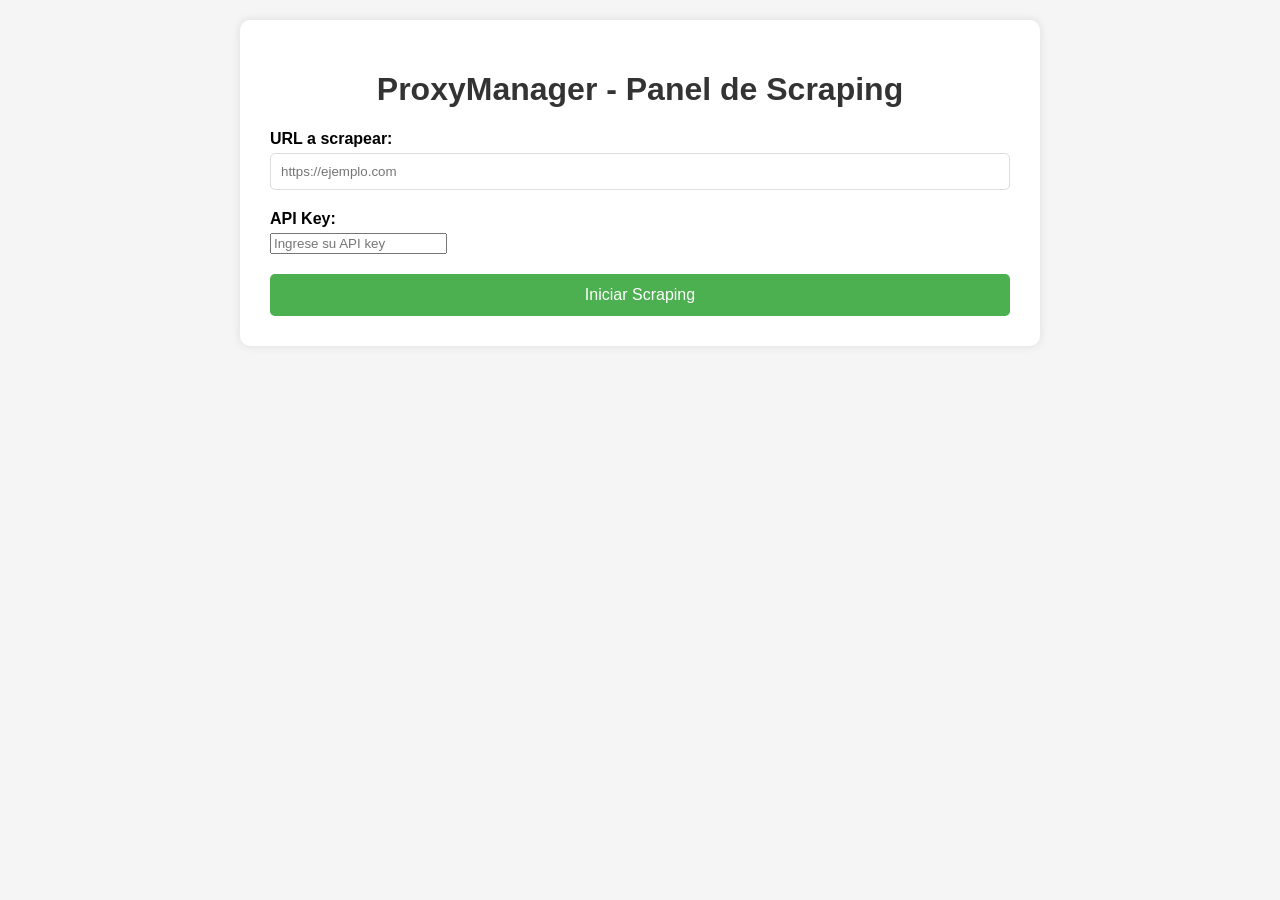
<file: tools/scraping-panel/static/index.html>
<!DOCTYPE html>
<html lang="es">
<head>
    <meta charset="UTF-8">
    <meta name="viewport" content="width=device-width, initial-scale=1.0">
    <title>ProxyManager - Panel de Scraping</title>
    <style>
        body {
            font-family: Arial, sans-serif;
            max-width: 800px;
            margin: 0 auto;
            padding: 20px;
            background-color: #f5f5f5;
        }
        .container {
            background-color: white;
            padding: 30px;
            border-radius: 10px;
            box-shadow: 0 0 10px rgba(0,0,0,0.1);
        }
        h1 {
            color: #333;
            text-align: center;
        }
        .form-group {
            margin-bottom: 20px;
        }
        label {
            display: block;
            margin-bottom: 5px;
            font-weight: bold;
        }
        input[type="url"], textarea {
            width: 100%;
            padding: 10px;
            border: 1px solid #ddd;
            border-radius: 5px;
            box-sizing: border-box;
        }
        button {
            background-color: #4CAF50;
            color: white;
            padding: 12px 20px;
            border: none;
            border-radius: 5px;
            cursor: pointer;
            font-size: 16px;
            width: 100%;
        }
        button:hover {
            background-color: #45a049;
        }
        .result {
            margin-top: 20px;
            padding: 15px;
            border-radius: 5px;
            display: none;
        }
        .success {
            background-color: #d4edda;
            color: #155724;
            border: 1px solid #c3e6cb;
        }
        .error {
            background-color: #f8d7da;
            color: #721c24;
            border: 1px solid #f5c6cb;
        }
        .loading {
            display: none;
        }
    </style>
</head>
<body>
    <div class="container">
        <h1>ProxyManager - Panel de Scraping</h1>
        <form id="scrapeForm">
            <div class="form-group">
                <label for="url">URL a scrapear:</label>
                <input type="url" id="url" name="url" required placeholder="https://ejemplo.com">
            </div>
            <div class="form-group">
                <label for="apiKey">API Key:</label>
                <input type="password" id="apiKey" name="apiKey" required placeholder="Ingrese su API key">
            </div>
            <button type="submit">Iniciar Scraping</button>
        </form>
        <div class="loading" id="loading">Procesando...</div>
        <div class="result" id="result"></div>
    </div>

    <script>
        document.getElementById('scrapeForm').addEventListener('submit', async function(e) {
            e.preventDefault();
            
            const url = document.getElementById('url').value;
            const apiKey = document.getElementById('apiKey').value;
            const resultDiv = document.getElementById('result');
            const loadingDiv = document.getElementById('loading');
            
            // Mostrar loading
            loadingDiv.style.display = 'block';
            resultDiv.style.display = 'none';
            
            try {
                const response = await fetch('/scrape', {
                    method: 'POST',
                    headers: {
                        'Content-Type': 'application/json',
                        'X-API-Key': apiKey
                    },
                    body: JSON.stringify({
                        url: url
                    })
                });
                
                const data = await response.json();
                
                if (response.ok) {
                    resultDiv.innerHTML = `
                        <h3>Resultado:</h3>
                        <p><strong>Estado:</strong> ${data.success ? 'Éxito' : 'Error'}</p>
                        <p><strong>URL:</strong> ${url}</p>
                        <p><strong>Duración:</strong> ${data.duration_ms} ms</p>
                        ${data.status_code ? `<p><strong>Código de estado:</strong> ${data.status_code}</p>` : ''}
                        ${data.html ? `<p><strong>Contenido:</strong></p><pre>${data.html.substring(0, 500)}...</pre>` : ''}
                    `;
                    resultDiv.className = 'result success';
                } else {
                    resultDiv.innerHTML = `
                        <h3>Error:</h3>
                        <p><strong>Mensaje:</strong> ${data.detail || data.message || 'Error desconocido'}</p>
                    `;
                    resultDiv.className = 'result error';
                }
            } catch (error) {
                resultDiv.innerHTML = `<h3>Error:</h3><p>No se pudo conectar con el servidor: ${error.message}</p>`;
                resultDiv.className = 'result error';
            } finally {
                loadingDiv.style.display = 'none';
                resultDiv.style.display = 'block';
            }
        });
    </script>
</body>
</html>
</file>
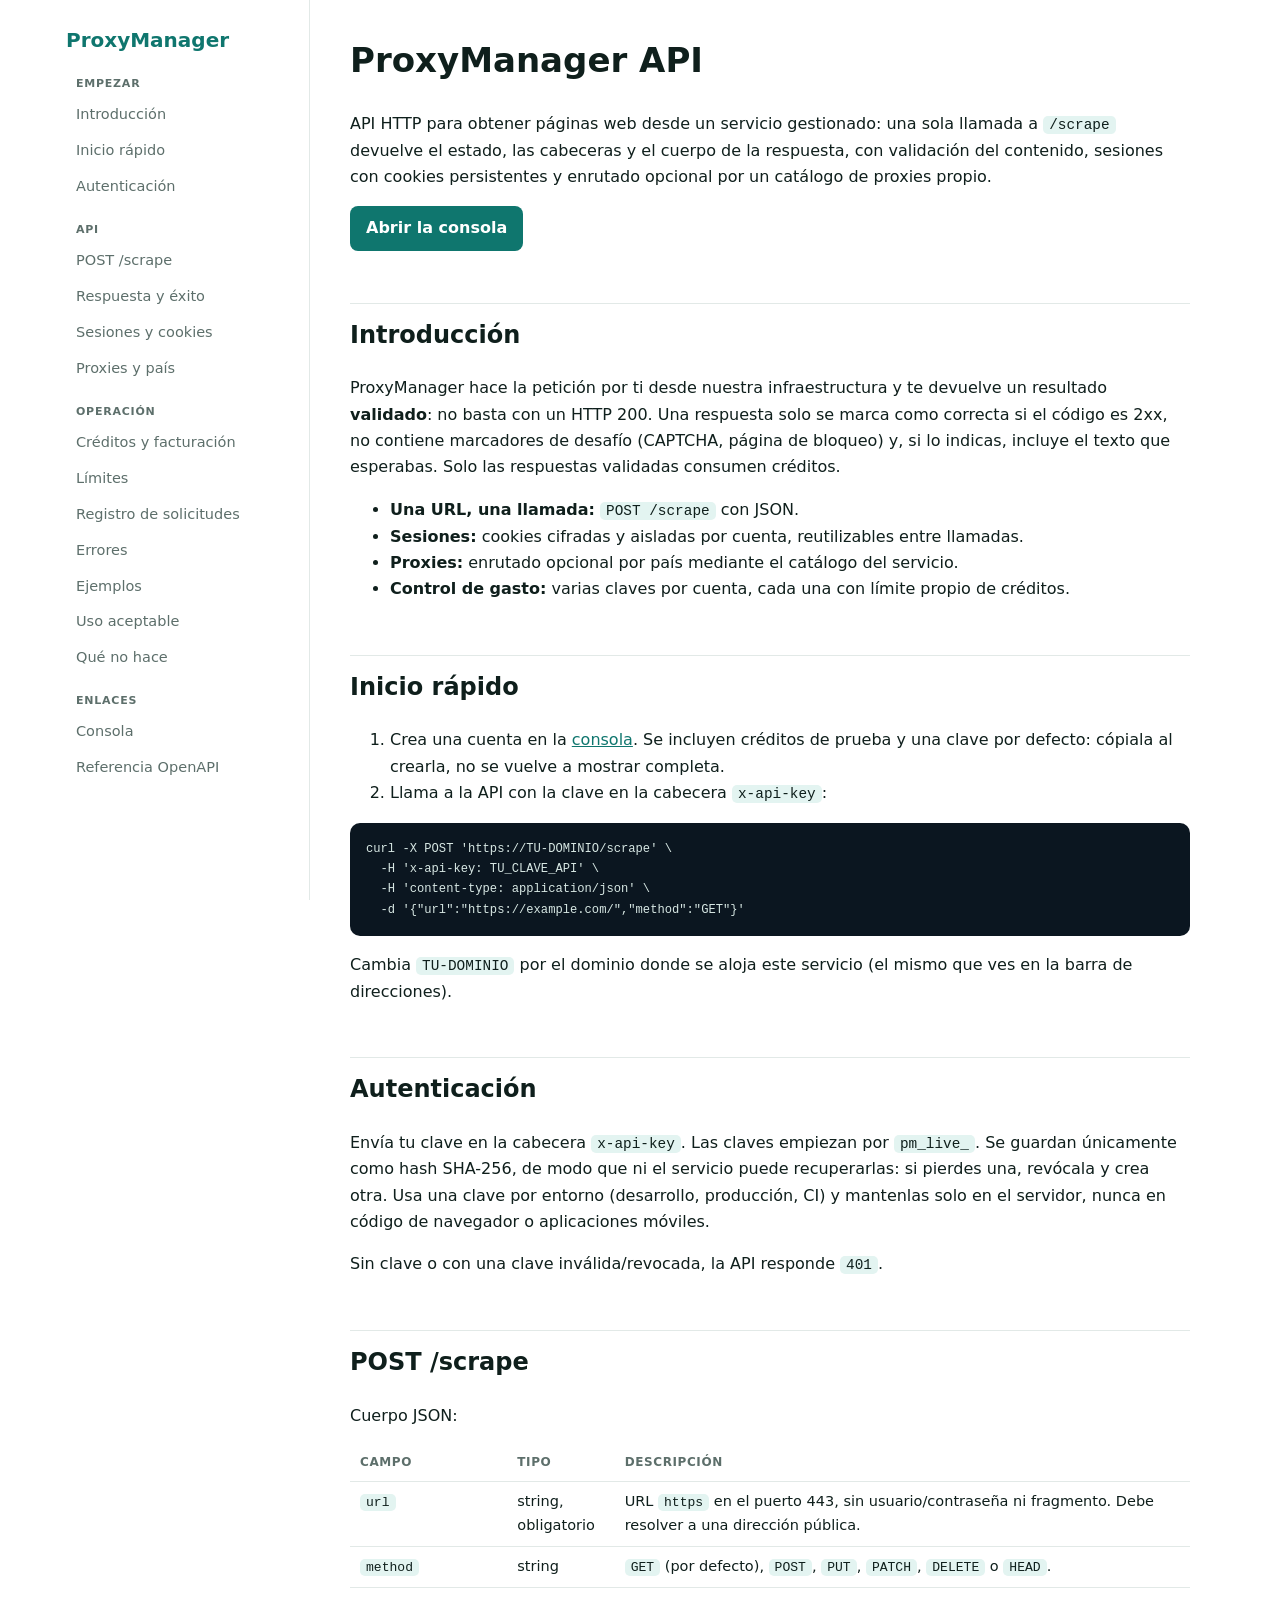
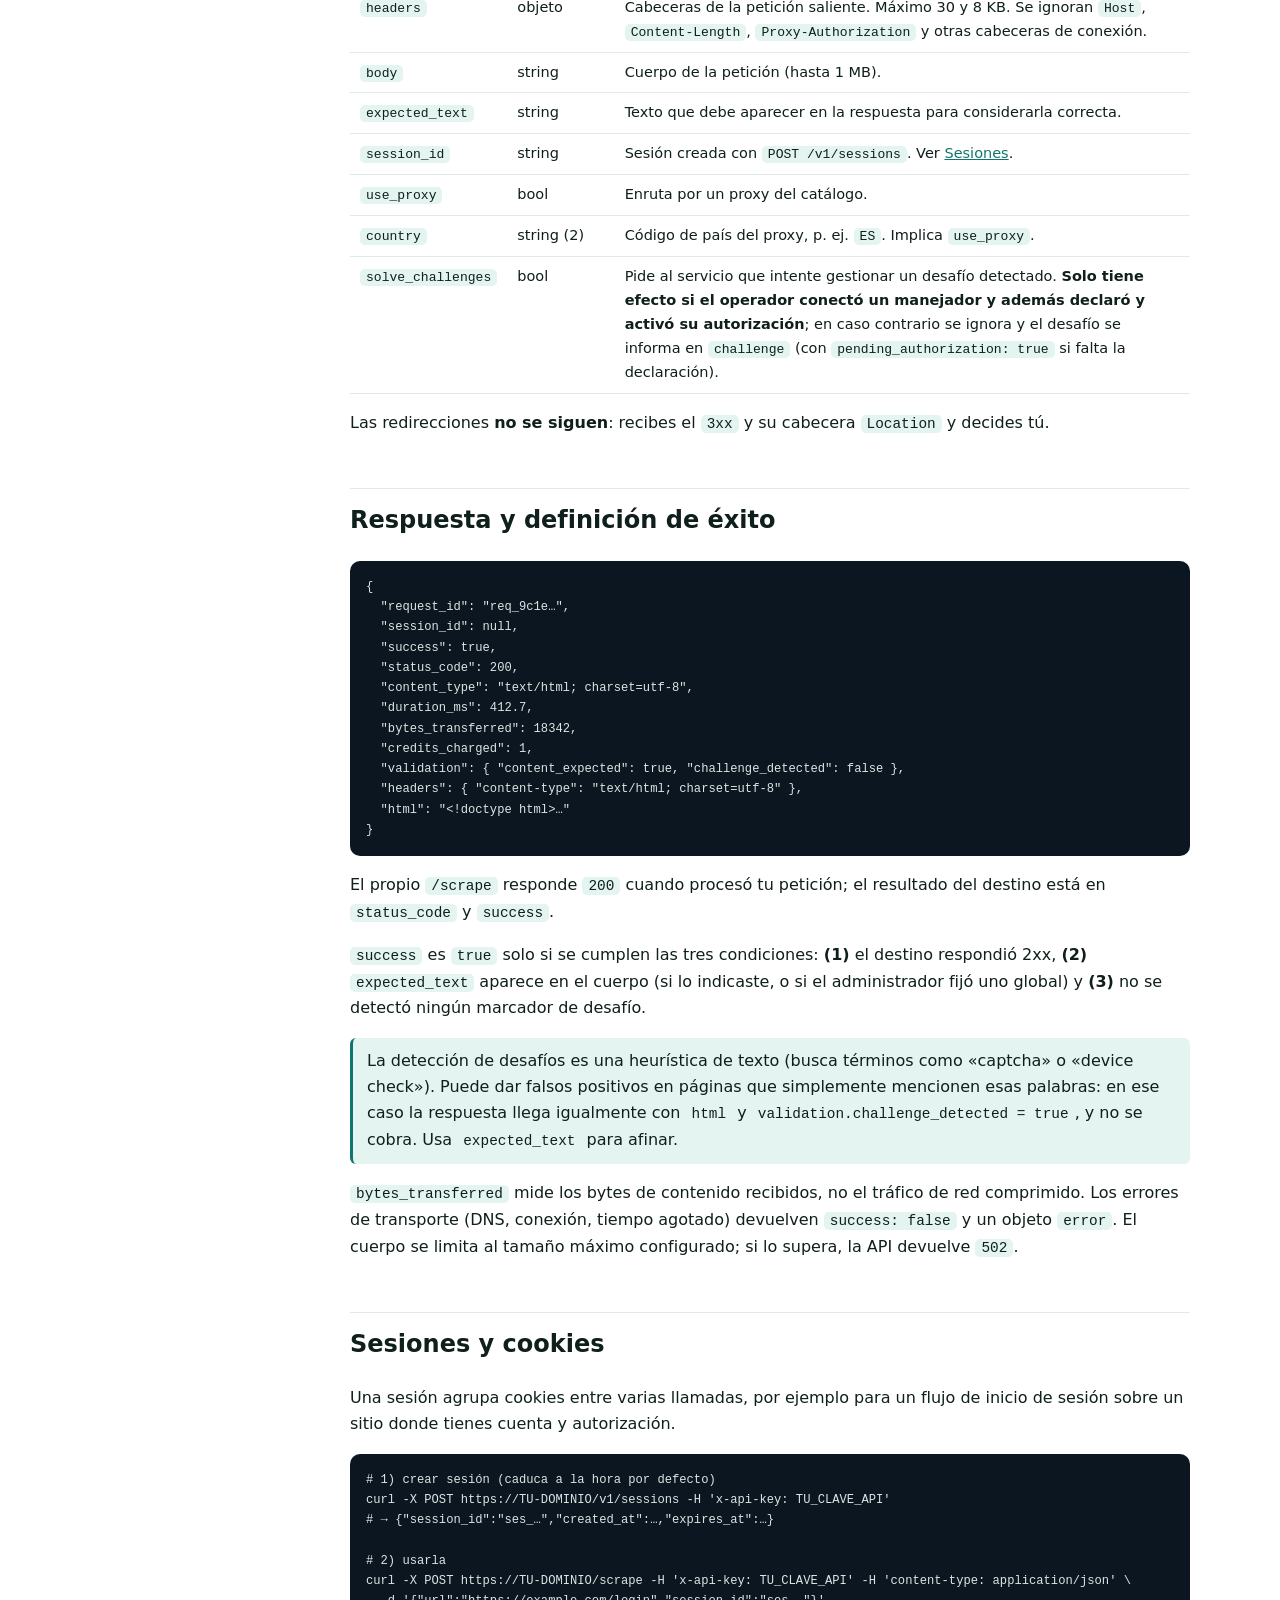
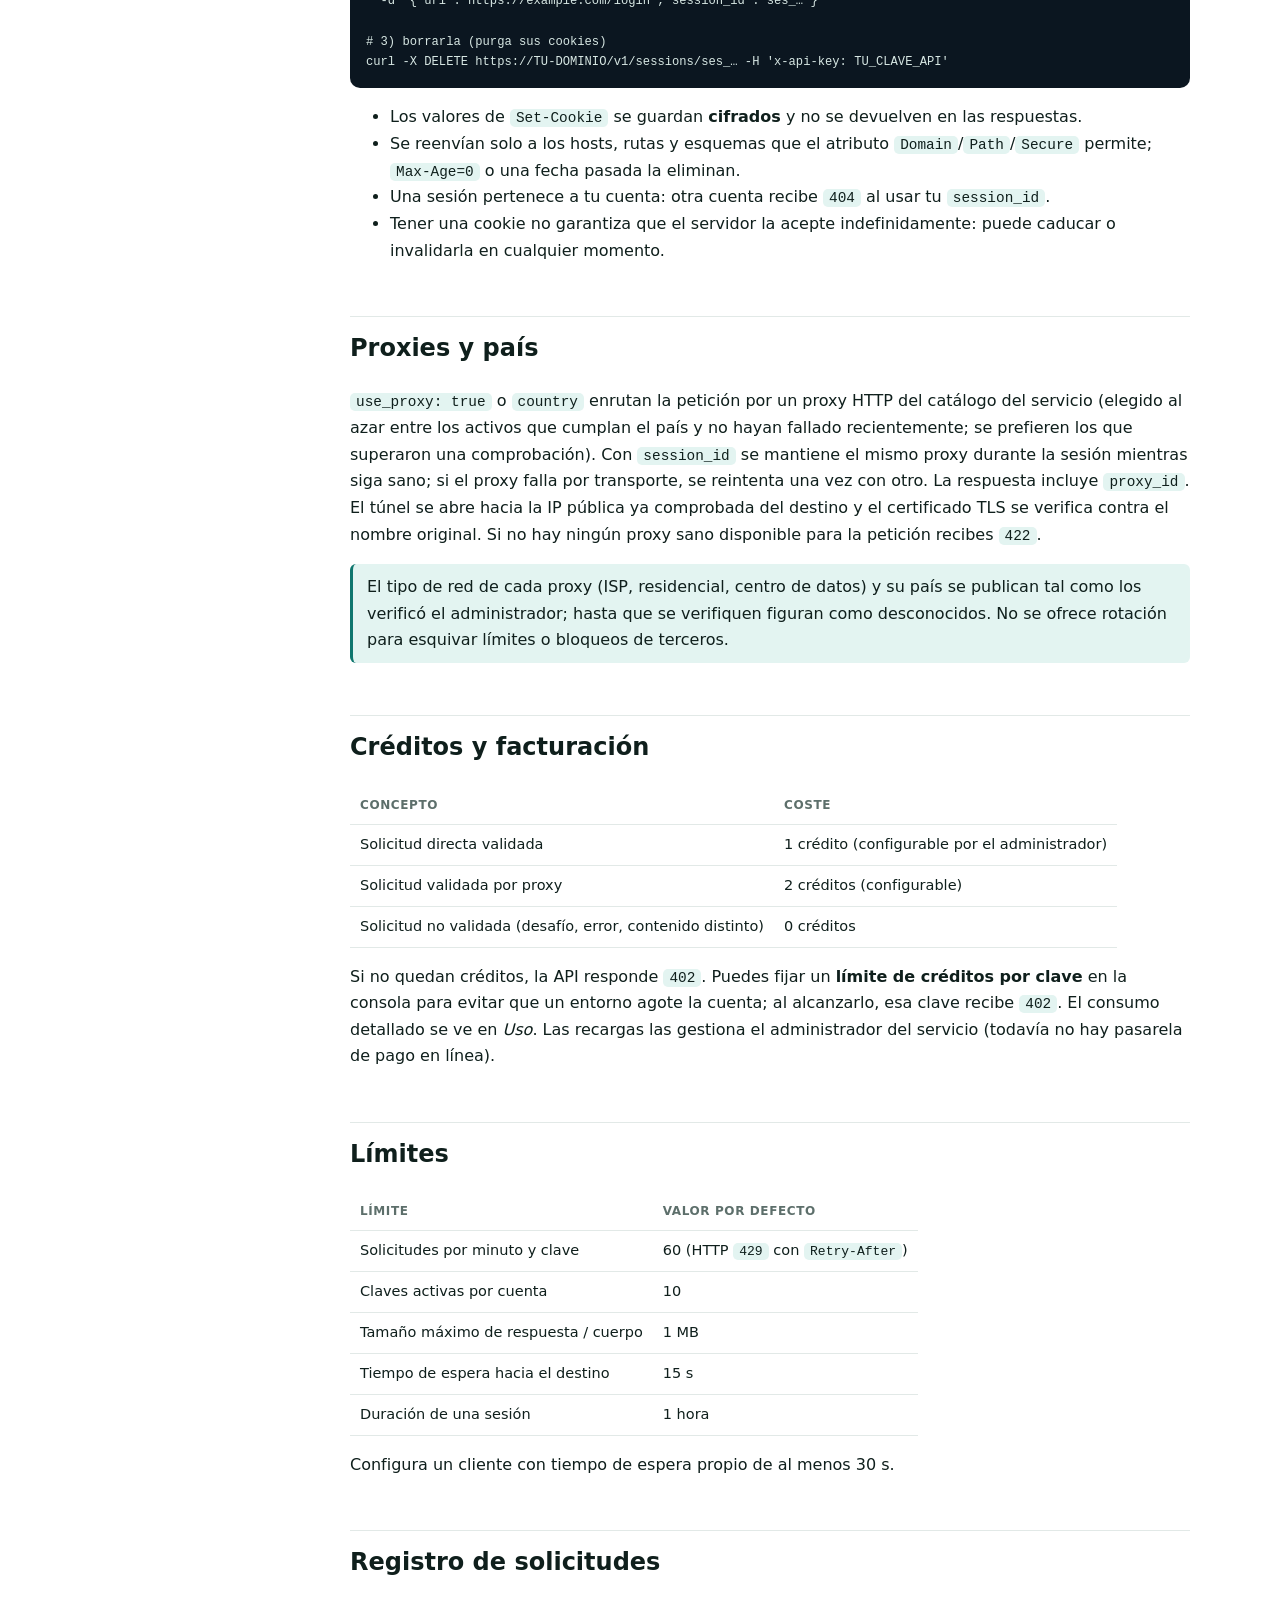
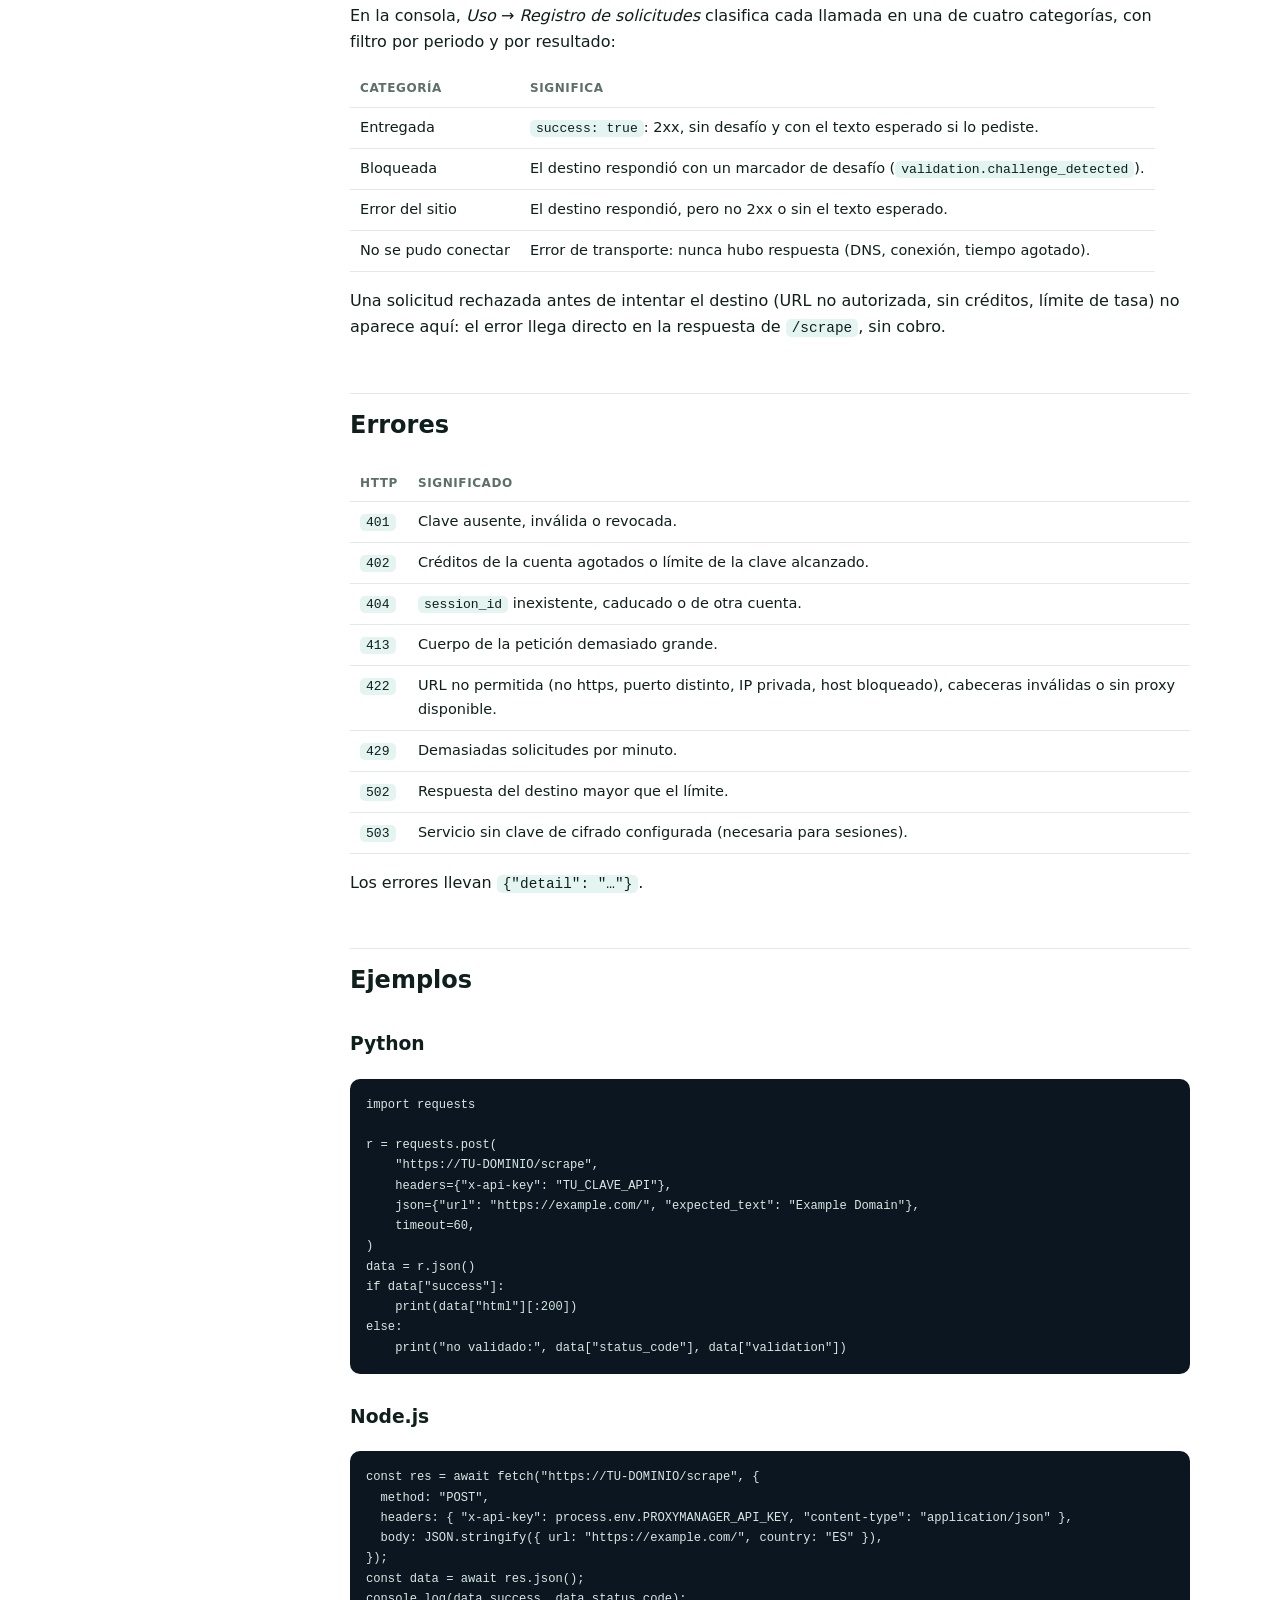
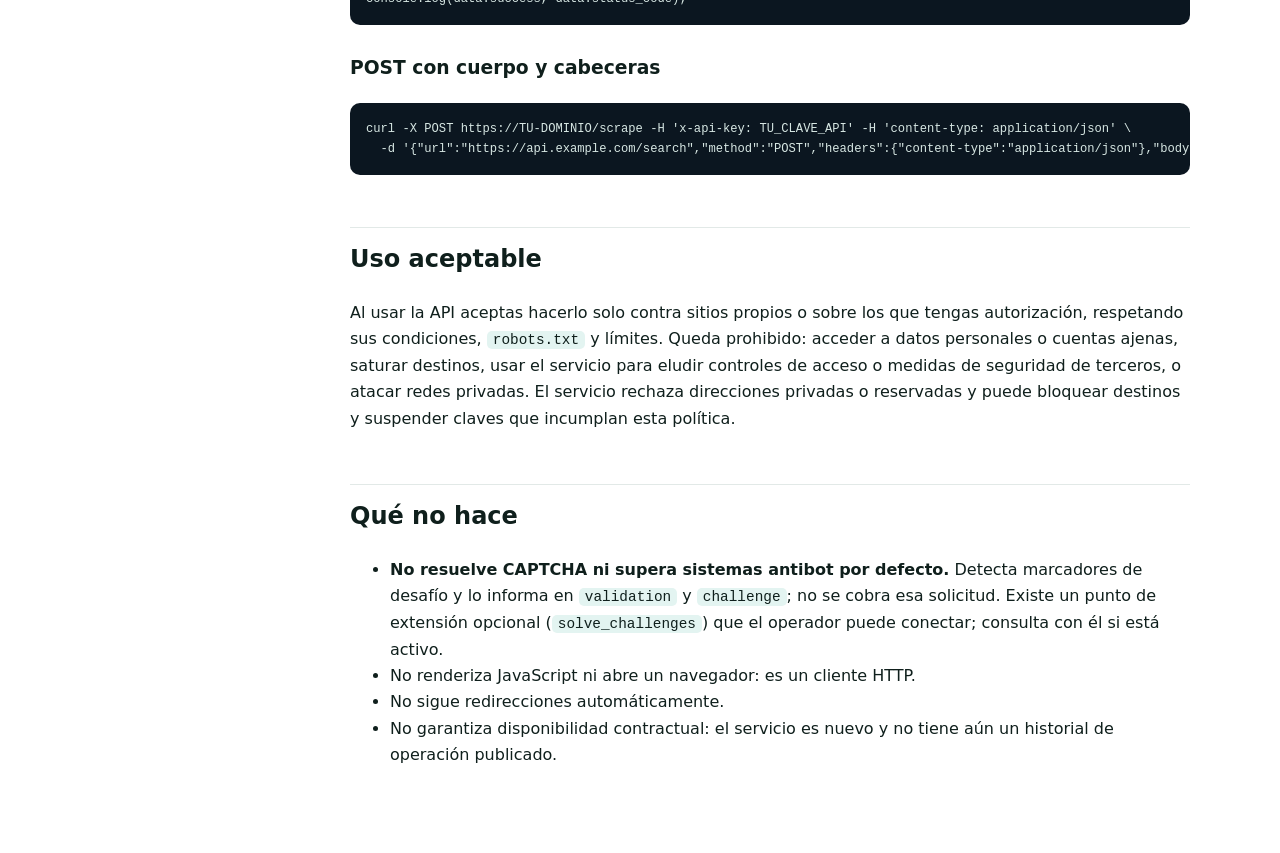
<file: src/proxymanager/static/docs/index.html>
<!doctype html>
<html lang="es">
<head>
<meta charset="utf-8">
<meta name="viewport" content="width=device-width, initial-scale=1">
<title>Documentación · ProxyManager API</title>
<link rel="stylesheet" href="docs.css">
</head>
<body>
<div class="wrap">
<aside>
  <a class="brand" href="/docs/">ProxyManager</a>
  <div class="grp">Empezar</div>
  <a class="l" href="#introduccion">Introducción</a>
  <a class="l" href="#inicio-rapido">Inicio rápido</a>
  <a class="l" href="#autenticacion">Autenticación</a>
  <div class="grp">API</div>
  <a class="l" href="#scrape">POST /scrape</a>
  <a class="l" href="#respuesta">Respuesta y éxito</a>
  <a class="l" href="#sesiones">Sesiones y cookies</a>
  <a class="l" href="#proxies">Proxies y país</a>
  <div class="grp">Operación</div>
  <a class="l" href="#creditos">Créditos y facturación</a>
  <a class="l" href="#limites">Límites</a>
  <a class="l" href="#registro">Registro de solicitudes</a>
  <a class="l" href="#errores">Errores</a>
  <a class="l" href="#ejemplos">Ejemplos</a>
  <a class="l" href="#uso-aceptable">Uso aceptable</a>
  <a class="l" href="#alcance">Qué no hace</a>
  <div class="grp">Enlaces</div>
  <a class="l" href="/app/">Consola</a>
  <a class="l" href="/api-reference">Referencia OpenAPI</a>
</aside>
<main>
<h1>ProxyManager API</h1>
<p>API HTTP para obtener páginas web desde un servicio gestionado: una sola llamada a <code>/scrape</code> devuelve el estado, las cabeceras y el cuerpo de la respuesta, con validación del contenido, sesiones con cookies persistentes y enrutado opcional por un catálogo de proxies propio.</p>
<p><a class="cta" href="/app/">Abrir la consola</a></p>

<h2 id="introduccion">Introducción</h2>
<p>ProxyManager hace la petición por ti desde nuestra infraestructura y te devuelve un resultado <strong>validado</strong>: no basta con un HTTP 200. Una respuesta solo se marca como correcta si el código es 2xx, no contiene marcadores de desafío (CAPTCHA, página de bloqueo) y, si lo indicas, incluye el texto que esperabas. Solo las respuestas validadas consumen créditos.</p>
<ul>
<li><strong>Una URL, una llamada:</strong> <code>POST /scrape</code> con JSON.</li>
<li><strong>Sesiones:</strong> cookies cifradas y aisladas por cuenta, reutilizables entre llamadas.</li>
<li><strong>Proxies:</strong> enrutado opcional por país mediante el catálogo del servicio.</li>
<li><strong>Control de gasto:</strong> varias claves por cuenta, cada una con límite propio de créditos.</li>
</ul>

<h2 id="inicio-rapido">Inicio rápido</h2>
<ol>
<li>Crea una cuenta en la <a href="/app/">consola</a>. Se incluyen créditos de prueba y una clave por defecto: cópiala al crearla, no se vuelve a mostrar completa.</li>
<li>Llama a la API con la clave en la cabecera <code>x-api-key</code>:</li>
</ol>
<pre><code>curl -X POST 'https://TU-DOMINIO/scrape' \
  -H 'x-api-key: TU_CLAVE_API' \
  -H 'content-type: application/json' \
  -d '{"url":"https://example.com/","method":"GET"}'</code></pre>
<p>Cambia <code>TU-DOMINIO</code> por el dominio donde se aloja este servicio (el mismo que ves en la barra de direcciones).</p>

<h2 id="autenticacion">Autenticación</h2>
<p>Envía tu clave en la cabecera <code>x-api-key</code>. Las claves empiezan por <code>pm_live_</code>. Se guardan únicamente como hash SHA-256, de modo que ni el servicio puede recuperarlas: si pierdes una, revócala y crea otra. Usa una clave por entorno (desarrollo, producción, CI) y mantenlas solo en el servidor, nunca en código de navegador o aplicaciones móviles.</p>
<p>Sin clave o con una clave inválida/revocada, la API responde <code>401</code>.</p>

<h2 id="scrape">POST /scrape</h2>
<p>Cuerpo JSON:</p>
<table>
<tr><th>Campo</th><th>Tipo</th><th>Descripción</th></tr>
<tr><td><code>url</code></td><td>string, obligatorio</td><td>URL <code>https</code> en el puerto 443, sin usuario/contraseña ni fragmento. Debe resolver a una dirección pública.</td></tr>
<tr><td><code>method</code></td><td>string</td><td><code>GET</code> (por defecto), <code>POST</code>, <code>PUT</code>, <code>PATCH</code>, <code>DELETE</code> o <code>HEAD</code>.</td></tr>
<tr><td><code>headers</code></td><td>objeto</td><td>Cabeceras de la petición saliente. Máximo 30 y 8 KB. Se ignoran <code>Host</code>, <code>Content-Length</code>, <code>Proxy-Authorization</code> y otras cabeceras de conexión.</td></tr>
<tr><td><code>body</code></td><td>string</td><td>Cuerpo de la petición (hasta 1 MB).</td></tr>
<tr><td><code>expected_text</code></td><td>string</td><td>Texto que debe aparecer en la respuesta para considerarla correcta.</td></tr>
<tr><td><code>session_id</code></td><td>string</td><td>Sesión creada con <code>POST /v1/sessions</code>. Ver <a href="#sesiones">Sesiones</a>.</td></tr>
<tr><td><code>use_proxy</code></td><td>bool</td><td>Enruta por un proxy del catálogo.</td></tr>
<tr><td><code>country</code></td><td>string (2)</td><td>Código de país del proxy, p. ej. <code>ES</code>. Implica <code>use_proxy</code>.</td></tr>
<tr><td><code>solve_challenges</code></td><td>bool</td><td>Pide al servicio que intente gestionar un desafío detectado. <strong>Solo tiene efecto si el operador conectó un manejador y además declaró y activó su autorización</strong>; en caso contrario se ignora y el desafío se informa en <code>challenge</code> (con <code>pending_authorization: true</code> si falta la declaración).</td></tr>
</table>
<p>Las redirecciones <strong>no se siguen</strong>: recibes el <code>3xx</code> y su cabecera <code>Location</code> y decides tú.</p>

<h2 id="respuesta">Respuesta y definición de éxito</h2>
<pre><code>{
  "request_id": "req_9c1e…",
  "session_id": null,
  "success": true,
  "status_code": 200,
  "content_type": "text/html; charset=utf-8",
  "duration_ms": 412.7,
  "bytes_transferred": 18342,
  "credits_charged": 1,
  "validation": { "content_expected": true, "challenge_detected": false },
  "headers": { "content-type": "text/html; charset=utf-8" },
  "html": "&lt;!doctype html&gt;…"
}</code></pre>
<p>El propio <code>/scrape</code> responde <code>200</code> cuando procesó tu petición; el resultado del destino está en <code>status_code</code> y <code>success</code>.</p>
<p><code>success</code> es <code>true</code> solo si se cumplen las tres condiciones: <strong>(1)</strong> el destino respondió 2xx, <strong>(2)</strong> <code>expected_text</code> aparece en el cuerpo (si lo indicaste, o si el administrador fijó uno global) y <strong>(3)</strong> no se detectó ningún marcador de desafío.</p>
<div class="note">La detección de desafíos es una heurística de texto (busca términos como «captcha» o «device check»). Puede dar falsos positivos en páginas que simplemente mencionen esas palabras: en ese caso la respuesta llega igualmente con <code>html</code> y <code>validation.challenge_detected = true</code>, y no se cobra. Usa <code>expected_text</code> para afinar.</div>
<p><code>bytes_transferred</code> mide los bytes de contenido recibidos, no el tráfico de red comprimido. Los errores de transporte (DNS, conexión, tiempo agotado) devuelven <code>success: false</code> y un objeto <code>error</code>. El cuerpo se limita al tamaño máximo configurado; si lo supera, la API devuelve <code>502</code>.</p>

<h2 id="sesiones">Sesiones y cookies</h2>
<p>Una sesión agrupa cookies entre varias llamadas, por ejemplo para un flujo de inicio de sesión sobre un sitio donde tienes cuenta y autorización.</p>
<pre><code># 1) crear sesión (caduca a la hora por defecto)
curl -X POST https://TU-DOMINIO/v1/sessions -H 'x-api-key: TU_CLAVE_API'
# → {"session_id":"ses_…","created_at":…,"expires_at":…}

# 2) usarla
curl -X POST https://TU-DOMINIO/scrape -H 'x-api-key: TU_CLAVE_API' -H 'content-type: application/json' \
  -d '{"url":"https://example.com/login","session_id":"ses_…"}'

# 3) borrarla (purga sus cookies)
curl -X DELETE https://TU-DOMINIO/v1/sessions/ses_… -H 'x-api-key: TU_CLAVE_API'</code></pre>
<ul>
<li>Los valores de <code>Set-Cookie</code> se guardan <strong>cifrados</strong> y no se devuelven en las respuestas.</li>
<li>Se reenvían solo a los hosts, rutas y esquemas que el atributo <code>Domain</code>/<code>Path</code>/<code>Secure</code> permite; <code>Max-Age=0</code> o una fecha pasada la eliminan.</li>
<li>Una sesión pertenece a tu cuenta: otra cuenta recibe <code>404</code> al usar tu <code>session_id</code>.</li>
<li>Tener una cookie no garantiza que el servidor la acepte indefinidamente: puede caducar o invalidarla en cualquier momento.</li>
</ul>

<h2 id="proxies">Proxies y país</h2>
<p><code>use_proxy: true</code> o <code>country</code> enrutan la petición por un proxy HTTP del catálogo del servicio (elegido al azar entre los activos que cumplan el país y no hayan fallado recientemente; se prefieren los que superaron una comprobación). Con <code>session_id</code> se mantiene el mismo proxy durante la sesión mientras siga sano; si el proxy falla por transporte, se reintenta una vez con otro. La respuesta incluye <code>proxy_id</code>. El túnel se abre hacia la IP pública ya comprobada del destino y el certificado TLS se verifica contra el nombre original. Si no hay ningún proxy sano disponible para la petición recibes <code>422</code>.</p>
<div class="note">El tipo de red de cada proxy (ISP, residencial, centro de datos) y su país se publican tal como los verificó el administrador; hasta que se verifiquen figuran como desconocidos. No se ofrece rotación para esquivar límites o bloqueos de terceros.</div>

<h2 id="creditos">Créditos y facturación</h2>
<table>
<tr><th>Concepto</th><th>Coste</th></tr>
<tr><td>Solicitud directa validada</td><td>1 crédito (configurable por el administrador)</td></tr>
<tr><td>Solicitud validada por proxy</td><td>2 créditos (configurable)</td></tr>
<tr><td>Solicitud no validada (desafío, error, contenido distinto)</td><td>0 créditos</td></tr>
</table>
<p>Si no quedan créditos, la API responde <code>402</code>. Puedes fijar un <strong>límite de créditos por clave</strong> en la consola para evitar que un entorno agote la cuenta; al alcanzarlo, esa clave recibe <code>402</code>. El consumo detallado se ve en <em>Uso</em>. Las recargas las gestiona el administrador del servicio (todavía no hay pasarela de pago en línea).</p>

<h2 id="limites">Límites</h2>
<table>
<tr><th>Límite</th><th>Valor por defecto</th></tr>
<tr><td>Solicitudes por minuto y clave</td><td>60 (HTTP <code>429</code> con <code>Retry-After</code>)</td></tr>
<tr><td>Claves activas por cuenta</td><td>10</td></tr>
<tr><td>Tamaño máximo de respuesta / cuerpo</td><td>1 MB</td></tr>
<tr><td>Tiempo de espera hacia el destino</td><td>15 s</td></tr>
<tr><td>Duración de una sesión</td><td>1 hora</td></tr>
</table>
<p>Configura un cliente con tiempo de espera propio de al menos 30 s.</p>

<h2 id="registro">Registro de solicitudes</h2>
<p>En la consola, <em>Uso</em> → <em>Registro de solicitudes</em> clasifica cada llamada en una de cuatro categorías, con filtro por periodo y por resultado:</p>
<table>
<tr><th>Categoría</th><th>Significa</th></tr>
<tr><td>Entregada</td><td><code>success: true</code>: 2xx, sin desafío y con el texto esperado si lo pediste.</td></tr>
<tr><td>Bloqueada</td><td>El destino respondió con un marcador de desafío (<code>validation.challenge_detected</code>).</td></tr>
<tr><td>Error del sitio</td><td>El destino respondió, pero no 2xx o sin el texto esperado.</td></tr>
<tr><td>No se pudo conectar</td><td>Error de transporte: nunca hubo respuesta (DNS, conexión, tiempo agotado).</td></tr>
</table>
<p>Una solicitud rechazada antes de intentar el destino (URL no autorizada, sin créditos, límite de tasa) no aparece aquí: el error llega directo en la respuesta de <code>/scrape</code>, sin cobro.</p>

<h2 id="errores">Errores</h2>
<table>
<tr><th>HTTP</th><th>Significado</th></tr>
<tr><td><code>401</code></td><td>Clave ausente, inválida o revocada.</td></tr>
<tr><td><code>402</code></td><td>Créditos de la cuenta agotados o límite de la clave alcanzado.</td></tr>
<tr><td><code>404</code></td><td><code>session_id</code> inexistente, caducado o de otra cuenta.</td></tr>
<tr><td><code>413</code></td><td>Cuerpo de la petición demasiado grande.</td></tr>
<tr><td><code>422</code></td><td>URL no permitida (no https, puerto distinto, IP privada, host bloqueado), cabeceras inválidas o sin proxy disponible.</td></tr>
<tr><td><code>429</code></td><td>Demasiadas solicitudes por minuto.</td></tr>
<tr><td><code>502</code></td><td>Respuesta del destino mayor que el límite.</td></tr>
<tr><td><code>503</code></td><td>Servicio sin clave de cifrado configurada (necesaria para sesiones).</td></tr>
</table>
<p>Los errores llevan <code>{"detail": "…"}</code>.</p>

<h2 id="ejemplos">Ejemplos</h2>
<h3>Python</h3>
<pre><code>import requests

r = requests.post(
    "https://TU-DOMINIO/scrape",
    headers={"x-api-key": "TU_CLAVE_API"},
    json={"url": "https://example.com/", "expected_text": "Example Domain"},
    timeout=60,
)
data = r.json()
if data["success"]:
    print(data["html"][:200])
else:
    print("no validado:", data["status_code"], data["validation"])</code></pre>
<h3>Node.js</h3>
<pre><code>const res = await fetch("https://TU-DOMINIO/scrape", {
  method: "POST",
  headers: { "x-api-key": process.env.PROXYMANAGER_API_KEY, "content-type": "application/json" },
  body: JSON.stringify({ url: "https://example.com/", country: "ES" }),
});
const data = await res.json();
console.log(data.success, data.status_code);</code></pre>
<h3>POST con cuerpo y cabeceras</h3>
<pre><code>curl -X POST https://TU-DOMINIO/scrape -H 'x-api-key: TU_CLAVE_API' -H 'content-type: application/json' \
  -d '{"url":"https://api.example.com/search","method":"POST","headers":{"content-type":"application/json"},"body":"{\"q\":\"zapatos\"}"}'</code></pre>

<h2 id="uso-aceptable">Uso aceptable</h2>
<p>Al usar la API aceptas hacerlo solo contra sitios propios o sobre los que tengas autorización, respetando sus condiciones, <code>robots.txt</code> y límites. Queda prohibido: acceder a datos personales o cuentas ajenas, saturar destinos, usar el servicio para eludir controles de acceso o medidas de seguridad de terceros, o atacar redes privadas. El servicio rechaza direcciones privadas o reservadas y puede bloquear destinos y suspender claves que incumplan esta política.</p>

<h2 id="alcance">Qué no hace</h2>
<ul>
<li><strong>No resuelve CAPTCHA ni supera sistemas antibot por defecto.</strong> Detecta marcadores de desafío y lo informa en <code>validation</code> y <code>challenge</code>; no se cobra esa solicitud. Existe un punto de extensión opcional (<code>solve_challenges</code>) que el operador puede conectar; consulta con él si está activo.</li>
<li>No renderiza JavaScript ni abre un navegador: es un cliente HTTP.</li>
<li>No sigue redirecciones automáticamente.</li>
<li>No garantiza disponibilidad contractual: el servicio es nuevo y no tiene aún un historial de operación publicado.</li>
</ul>
</main>
</div>
</body>
</html>
</file>
<file: src/proxymanager/static/docs/docs.css>
:root{--bg:#fff;--ink:#0f1f1c;--muted:#5d6f6b;--line:#e2e9e7;--accent:#0f766e;--soft:#e3f4f1;--code:#0b1620}
@media (prefers-color-scheme:dark){:root{--bg:#0d1514;--ink:#e6f0ee;--muted:#93a8a3;--line:#243533;--accent:#2dd4bf;--soft:#12302c}}
*{box-sizing:border-box}html{scroll-behavior:smooth}body{margin:0;background:var(--bg);color:var(--ink);font:16px/1.65 system-ui,-apple-system,Segoe UI,Roboto,sans-serif}
a{color:var(--accent)}code{font-family:ui-monospace,Menlo,monospace;background:var(--soft);padding:1px 6px;border-radius:5px;font-size:.9em}
pre{background:var(--code);color:#d7e7e3;border-radius:10px;padding:16px;overflow:auto;font-size:13.5px;line-height:1.5}pre code{background:none;padding:0;color:inherit}
.wrap{display:grid;grid-template-columns:260px minmax(0,1fr);max-width:1180px;margin:0 auto}
aside{position:sticky;top:0;height:100vh;overflow:auto;padding:24px 16px;border-right:1px solid var(--line)}
.brand{font-weight:700;font-size:20px;color:var(--accent);text-decoration:none;display:block;margin-bottom:18px}
aside a.l{display:block;padding:6px 10px;border-radius:7px;color:var(--muted);text-decoration:none;font-size:14.5px}aside a.l:hover{background:var(--soft);color:var(--accent)}
aside .grp{font-size:11px;letter-spacing:.07em;text-transform:uppercase;color:var(--muted);margin:16px 10px 4px;font-weight:600}
main{padding:32px 40px 80px;min-width:0}h1{margin-top:0;font-size:34px}h2{margin-top:52px;padding-top:12px;border-top:1px solid var(--line);font-size:24px}h3{margin-top:28px}
table{border-collapse:collapse;width:100%;font-size:14.5px;display:block;overflow-x:auto}th,td{border-bottom:1px solid var(--line);padding:8px 10px;text-align:left;vertical-align:top}th{font-size:12px;text-transform:uppercase;letter-spacing:.05em;color:var(--muted)}
.note{background:var(--soft);border-left:3px solid var(--accent);padding:10px 14px;border-radius:6px;margin:16px 0}
.cta{display:inline-block;background:var(--accent);color:#fff;padding:9px 16px;border-radius:8px;text-decoration:none;font-weight:600}
@media(max-width:820px){.wrap{grid-template-columns:1fr}aside{position:static;height:auto;border:0;border-bottom:1px solid var(--line)}main{padding:20px 16px}}
</file>
